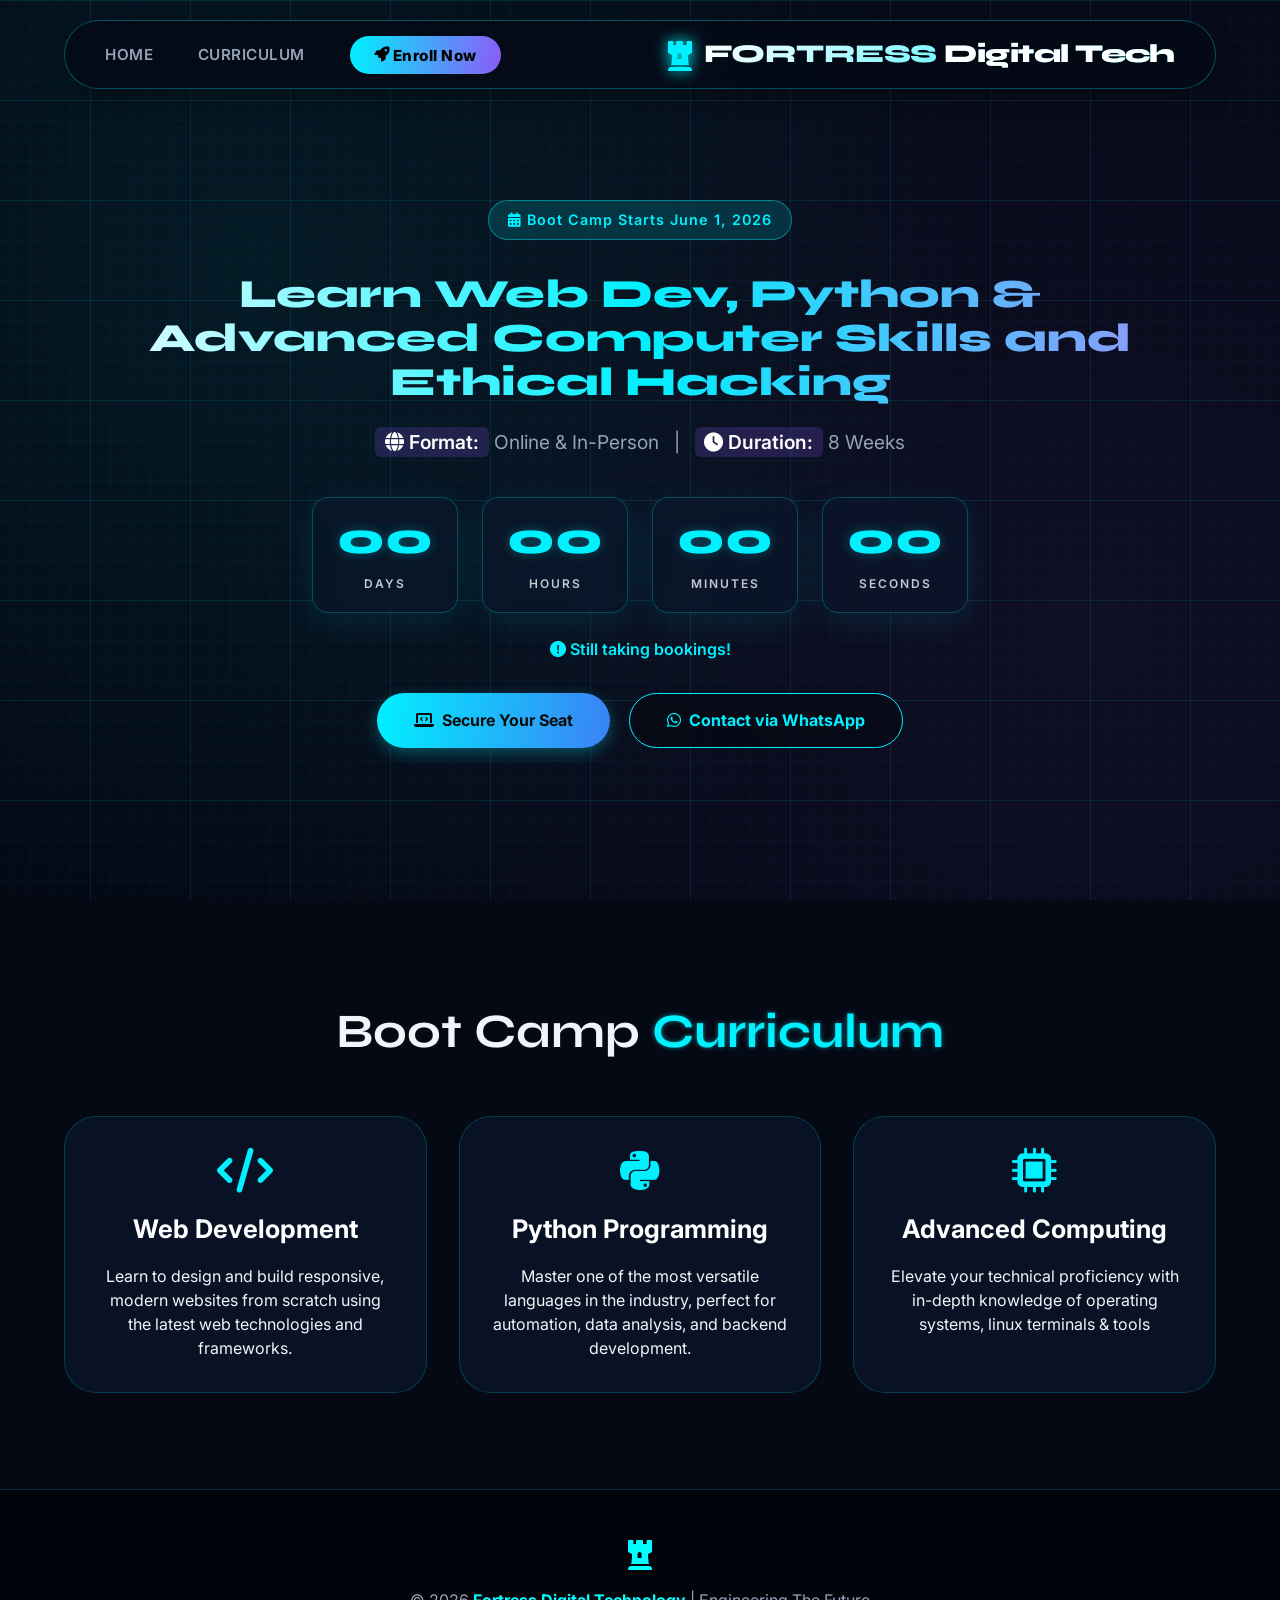
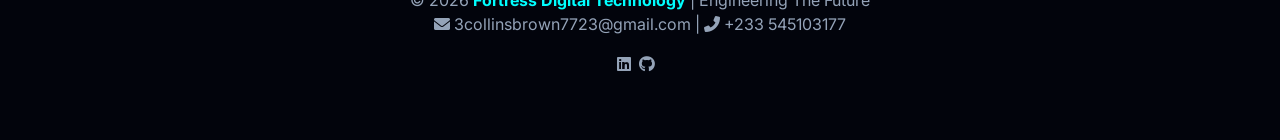
<file: cloudservices.html>
<!DOCTYPE html>
<html lang="en">
<head>
    <meta charset="UTF-8">
    <meta name="viewport" content="width=device-width, initial-scale=1.0, viewport-fit=cover">
    <title>Fortress Digital Technology | Boot Camp</title>
    
    <link rel="preconnect" href="https://fonts.googleapis.com">
    <link rel="preconnect" href="https://fonts.gstatic.com" crossorigin>
    <link rel="stylesheet" href="https://cdnjs.cloudflare.com/ajax/libs/font-awesome/6.0.0-beta3/css/all.min.css">
    <link href="https://fonts.googleapis.com/css2?family=Inter:wght@300;400;600;800&family=Syne:wght@600;800&display=swap" rel="stylesheet">
    
    <style>
        * {
            margin: 0;
            padding: 0;
            box-sizing: border-box;
        }

        :root {
            --deep-space: #050914;
            --cosmic-blue: #0a192f;
            --neon-cyan: #00f0ff;
            --neon-purple: #8b5cf6;
            --glow-blue: #3b82f6;
            --text-white: #f1f5f9;
            --text-dim: #94a3b8;
            --glass-bg: rgba(15, 25, 45, 0.65);
            --glass-border: rgba(0, 240, 255, 0.2);
            --transition: all 0.35s cubic-bezier(0.2, 0.9, 0.4, 1.1);
        }

        body {
            font-family: 'Inter', sans-serif;
            background: var(--deep-space);
            color: var(--text-white);
            overflow-x: hidden;
            line-height: 1.5;
        }

        /* ========= ENGINEERING SCHEMATIC BACKGROUND ========= */
        .engineering-bg {
            position: fixed;
            top: 0;
            left: 0;
            width: 100vw;
            height: 100vh;
            background-color: var(--deep-space);
            /* Technical Blueprint Grid */
            background-image: 
                linear-gradient(rgba(0, 240, 255, 0.03) 1px, transparent 1px),
                linear-gradient(90deg, rgba(0, 240, 255, 0.03) 1px, transparent 1px),
                linear-gradient(rgba(0, 240, 255, 0.08) 1px, transparent 1px),
                linear-gradient(90deg, rgba(0, 240, 255, 0.08) 1px, transparent 1px);
            /* Minor grid 20px, Major grid 100px */
            background-size: 20px 20px, 20px 20px, 100px 100px, 100px 100px;
            background-position: center center;
            z-index: -3;
        }

        /* animated gradient orbs to complement the grid */
        .bg-orb {
            position: fixed;
            top: 0;
            left: 0;
            width: 100%;
            height: 100%;
            background: radial-gradient(circle at 20% 30%, rgba(0, 240, 255, 0.08), transparent 60%),
                        radial-gradient(circle at 85% 70%, rgba(139, 92, 246, 0.08), transparent 70%);
            pointer-events: none;
            z-index: -2;
        }

        /* custom scroll */
        ::-webkit-scrollbar { width: 6px; }
        ::-webkit-scrollbar-track { background: #0a0f1a; }
        ::-webkit-scrollbar-thumb { background: var(--neon-cyan); border-radius: 10px; }

        /* ========= MODERN GLASS NAVIGATION ========= */
        .navbar {
            position: fixed;
            top: 20px;
            left: 50%;
            transform: translateX(-50%);
            width: 90%;
            max-width: 1300px;
            background: rgba(5, 9, 20, 0.75);
            backdrop-filter: blur(18px);
            border-radius: 60px;
            padding: 0.9rem 2.5rem;
            display: flex;
            justify-content: space-between;
            align-items: center;
            z-index: 1000;
            border: 1px solid rgba(0, 240, 255, 0.3);
            box-shadow: 0 10px 30px -10px rgba(0,0,0,0.5);
            transition: all 0.3s ease;
        }

        .navbar.scrolled {
            top: 0;
            border-radius: 0 0 30px 30px;
            width: 100%;
            background: rgba(5, 9, 20, 0.95);
            border-top: none;
        }

        .logo {
            display: flex;
            align-items: center;
            gap: 12px;
        }

        .logo-icon {
            font-size: 2rem;
            color: var(--neon-cyan);
            filter: drop-shadow(0 0 8px cyan);
        }

        .logo-text {
            font-family: 'Syne', sans-serif;
            font-weight: 800;
            font-size: 1.6rem;
            letter-spacing: -0.02em;
            background: linear-gradient(135deg, #fff, var(--neon-cyan));
            -webkit-background-clip: text;
            background-clip: text;
            color: transparent;
        }

        .nav-links {
            display: flex;
            gap: 2.8rem;
            list-style: none;
            align-items: center;
        }

        .nav-links a {
            text-decoration: none;
            color: var(--text-dim);
            font-weight: 600;
            font-size: 0.95rem;
            transition: var(--transition);
            letter-spacing: 0.5px;
            position: relative;
        }

        .nav-links a:hover {
            color: var(--neon-cyan);
        }

        .nav-links a::after {
            content: '';
            position: absolute;
            bottom: -6px;
            left: 0;
            width: 0%;
            height: 2px;
            background: var(--neon-cyan);
            transition: 0.3s;
        }

        .nav-links a:hover::after {
            width: 100%;
        }

        .nav-cta {
            background: linear-gradient(95deg, var(--neon-cyan), var(--neon-purple));
            padding: 0.6rem 1.5rem;
            border-radius: 40px;
            color: #010101 !important;
            font-weight: 800 !important;
        }

        .nav-cta:hover {
            transform: scale(1.05);
            box-shadow: 0 0 15px var(--neon-cyan);
            color: black !important;
        }

        .menu-btn {
            display: none;
            font-size: 1.8rem;
            background: none;
            border: none;
            color: var(--neon-cyan);
            cursor: pointer;
        }

        /* hero section — cinematic */
        .hero {
            min-height: 100vh;
            display: flex;
            align-items: center;
            justify-content: center;
            text-align: center;
            padding: 7rem 2rem 4rem;
            position: relative;
        }

        .hero-badge {
            background: rgba(0, 240, 255, 0.15);
            border: 1px solid rgba(0,240,255,0.4);
            border-radius: 100px;
            padding: 0.5rem 1.2rem;
            display: inline-block;
            font-size: 0.9rem;
            font-weight: 600;
            letter-spacing: 1px;
            margin-bottom: 2rem;
            backdrop-filter: blur(4px);
            color: var(--neon-cyan);
        }

        .hero h1 {
            font-family: 'Syne', sans-serif;
            font-size: 2.5rem;
            font-weight: 800;
            line-height: 1.1;
            background: linear-gradient(to right, #ffffff, var(--neon-cyan), #a78bfa);
            -webkit-background-clip: text;
            background-clip: text;
            color: transparent;
            margin-bottom: 1.5rem;
        }

        .hero p {
            font-size: 1.2rem;
            color: var(--text-dim);
            max-width: 650px;
            margin: 0 auto 1rem;
        }
        
        .hero-highlight {
            font-weight: 600;
            color: #fff;
            background: rgba(139, 92, 246, 0.2);
            padding: 0.2rem 0.6rem;
            border-radius: 6px;
        }

        /* ========= ANIMATED COUNTDOWN CLOCK STYLES ========= */
        .countdown-container {
            display: flex;
            justify-content: center;
            gap: 1.5rem;
            margin: 2.5rem 0 1.5rem 0;
            flex-wrap: wrap;
        }

        .countdown-box {
            background: rgba(10, 25, 47, 0.5);
            backdrop-filter: blur(10px);
            border: 1px solid rgba(0, 240, 255, 0.25);
            border-radius: 16px;
            padding: 1.2rem 1.5rem;
            min-width: 100px;
            box-shadow: 0 8px 32px 0 rgba(0, 240, 255, 0.1);
            display: flex;
            flex-direction: column;
            align-items: center;
            transition: var(--transition);
        }

        .countdown-box:hover {
            border-color: var(--neon-cyan);
            box-shadow: 0 8px 32px 0 rgba(0, 240, 255, 0.25);
            transform: translateY(-3px);
        }

        .countdown-number {
            font-family: 'Syne', sans-serif;
            font-size: 2.8rem;
            font-weight: 800;
            color: var(--neon-cyan);
            line-height: 1;
            text-shadow: 0 0 12px rgba(0, 240, 255, 0.3);
            display: inline-block;
        }

        .countdown-label {
            font-size: 0.75rem;
            text-transform: uppercase;
            letter-spacing: 2px;
            color: var(--text-white);
            margin-top: 0.8rem;
            font-weight: 600;
            opacity: 0.8;
        }

        /* The Animation Keyframes */
        @keyframes tickPulse {
            0% { transform: scale(1); text-shadow: 0 0 12px rgba(0, 240, 255, 0.3); }
            50% { transform: scale(1.15); color: #fff; text-shadow: 0 0 25px rgba(0, 240, 255, 0.9); }
            100% { transform: scale(1); text-shadow: 0 0 12px rgba(0, 240, 255, 0.3); }
        }

        .animate-tick {
            animation: tickPulse 0.3s ease-out;
        }
        /* =================================================== */

        .hero-buttons {
            display: flex;
            gap: 1.2rem;
            justify-content: center;
            flex-wrap: wrap;
            margin-top: 2rem;
        }

        .btn-primary {
            background: linear-gradient(95deg, #00f0ff, #3b82f6);
            padding: 0.9rem 2.3rem;
            border-radius: 40px;
            font-weight: 700;
            text-decoration: none;
            color: #0a0a0a;
            transition: 0.2s;
            border: none;
            font-size: 1rem;
            box-shadow: 0 5px 15px rgba(0,240,255,0.3);
            display: inline-flex;
            align-items: center;
            gap: 8px;
        }

        .btn-secondary {
            background: transparent;
            border: 1.5px solid var(--neon-cyan);
            padding: 0.9rem 2.3rem;
            border-radius: 40px;
            font-weight: 700;
            text-decoration: none;
            color: var(--neon-cyan);
            transition: 0.2s;
            display: inline-flex;
            align-items: center;
            gap: 8px;
            background: rgba(0, 0, 0, 0.3);
            backdrop-filter: blur(4px);
        }

        .btn-primary:hover {
            transform: translateY(-3px);
            box-shadow: 0 10px 25px rgba(0,240,255,0.5);
        }

        .btn-secondary:hover {
            background: rgba(0,240,255,0.2);
            transform: translateY(-3px);
        }

        /* sections */
        section {
            padding: 6rem 5%;
            max-width: 1400px;
            margin: 0 auto;
        }

        .section-title {
            font-family: 'Syne', sans-serif;
            font-size: 3rem;
            font-weight: 700;
            text-align: center;
            margin-bottom: 3rem;
        }

        .section-title span {
            color: var(--neon-cyan);
            text-shadow: 0 0 5px rgba(0,240,255,0.5);
        }

        .services-grid {
            display: grid;
            grid-template-columns: repeat(auto-fit, minmax(280px, 1fr));
            gap: 2rem;
            margin-top: 2rem;
        }

        .service-card {
            background: rgba(10, 25, 47, 0.6);
            backdrop-filter: blur(8px);
            border-radius: 2rem;
            padding: 2rem;
            transition: var(--transition);
            border: 1px solid rgba(0,240,255,0.2);
            text-align: center;
        }

        .service-card:hover {
            transform: translateY(-12px);
            border-color: var(--neon-cyan);
            box-shadow: 0 20px 35px -12px rgba(0,240,255,0.2);
        }

        .service-icon {
            font-size: 2.8rem;
            color: var(--neon-cyan);
            margin-bottom: 1rem;
        }

        .service-card h3 {
            font-size: 1.6rem;
            margin-bottom: 1rem;
            color: #fff;
        }

        footer {
            text-align: center;
            padding: 3rem;
            border-top: 1px solid rgba(0,240,255,0.2);
            background: #02040c;
            color: var(--text-dim);
            position: relative;
            z-index: 10;
        }

        .reveal {
            opacity: 0;
            transform: translateY(35px);
            transition: all 0.9s cubic-bezier(0.2, 0.9, 0.3, 1.2);
        }

        .reveal.active {
            opacity: 1;
            transform: translateY(0);
        }

        @media (max-width: 900px) {
            .navbar {
                width: 95%;
                padding: 0.8rem 1.5rem;
            }
            .nav-links {
                position: fixed;
                top: 0;
                right: -100%;
                height: 100vh;
                width: 70%;
                background: #050b18f2;
                backdrop-filter: blur(20px);
                flex-direction: column;
                justify-content: center;
                gap: 2rem;
                transition: 0.4s;
                border-left: 1px solid cyan;
                z-index: 999;
            }
            .nav-links.active {
                right: 0;
            }
            .menu-btn {
                display: block;
                z-index: 1001;
            }
            .hero h1 {
                font-size: 2.8rem;
            }
            .section-title {
                font-size: 2.2rem;
            }
        }

        @media (max-width: 550px) {
            .hero h1 { font-size: 2rem; }
            .countdown-container { gap: 0.8rem; }
            .countdown-box { padding: 0.8rem 1rem; min-width: 75px; border-radius: 12px; }
            .countdown-number { font-size: 2rem; }
            .countdown-label { font-size: 0.65rem; }
        }
    </style>
</head>
<body>

<!-- Technical Engineering Background Elements -->
<div class="engineering-bg"></div>
<div class="bg-orb"></div>

<nav class="navbar" id="navbar">
    <ul class="nav-links" id="navLinks">
        <li><a href="/profile">HOME</a></li>
        <li><a href="#curriculum">CURRICULUM</a></li>
        <li><a href="#enroll" class="nav-cta"><i class="fas fa-rocket"></i> Enroll Now</a></li>
    </ul>
    <div class="logo">
        <i class="fas fa-chess-rook logo-icon"></i>
        <span class="logo-text">FORTRESS<span style="color:white"> Digital Tech</span></span>
    </div>

    <button class="menu-btn" id="menuToggle"><i class="fas fa-bars"></i></button>
</nav>

<section id="home" class="hero">
    <div class="hero-content reveal">
        <div class="hero-badge"><i class="fas fa-calendar-alt"></i> Boot Camp Starts June 1, 2026</div>
        
        <h1>Learn Web Dev, Python & <br><span>Advanced Computer Skills and Ethical Hacking </span></h1>
        
     
        <p style="margin-top: 1.5rem;">
            <span class="hero-highlight"><i class="fas fa-globe"></i> Format:</span> Online & In-Person &nbsp;&nbsp;|&nbsp;&nbsp; 
            <span class="hero-highlight"><i class="fas fa-clock"></i> Duration:</span> 8 Weeks
        </p>

        <!-- ========= COUNTDOWN CLOCK HTML ========= -->
        <div class="countdown-container">
            <div class="countdown-box">
                <span id="days" class="countdown-number">00</span>
                <span class="countdown-label">Days</span>
            </div>
            <div class="countdown-box">
                <span id="hours" class="countdown-number">00</span>
                <span class="countdown-label">Hours</span>
            </div>
            <div class="countdown-box">
                <span id="minutes" class="countdown-number">00</span>
                <span class="countdown-label">Minutes</span>
            </div>
            <div class="countdown-box">
                <span id="seconds" class="countdown-number">00</span>
                <span class="countdown-label">Seconds</span>
            </div>
        </div>
        <!-- ======================================== -->

        <p style="color: var(--neon-cyan); font-weight: 600; font-size: 1rem; margin-top: 0.5rem;">
            <i class="fas fa-exclamation-circle"></i> Still taking bookings!
        </p>

        <div class="hero-buttons">
            <a href="mailto:3collinsbrown7723@gmail.com" class="btn-primary"><i class="fas fa-laptop-code"></i> Secure Your Seat</a>
            <a href="https://wa.me/233545103177" class="btn-secondary" target="_blank"><i class="fab fa-whatsapp"></i> Contact via WhatsApp</a>
        </div>
    </div>
</section>

<section id="curriculum">
    <h2 class="section-title">Boot Camp <span>Curriculum</span></h2>
    <div class="services-grid reveal">
        <div class="service-card">
            <i class="fas fa-code service-icon"></i>
            <h3>Web Development</h3>
            <p>Learn to design and build responsive, modern websites from scratch using the latest web technologies and frameworks.</p>
        </div>
        <div class="service-card">
            <i class="fab fa-python service-icon"></i>
            <h3>Python Programming</h3>
            <p>Master one of the most versatile languages in the industry, perfect for automation, data analysis, and backend development.</p>
        </div>
        <div class="service-card">
            <i class="fas fa-microchip service-icon"></i>
            <h3>Advanced Computing</h3>
            <p>Elevate your technical proficiency with in-depth knowledge of operating systems, linux terminals & tools</p>
        </div>
    </div>
</section>

<footer>
    <div style="margin-bottom: 1rem;">
        <i class="fas fa-chess-rook" style="font-size: 2rem; color: cyan;"></i>
        <p style="margin-top: 1rem;">&copy; 2026 <strong style="color:cyan;">Fortress Digital Technology</strong> | Engineering The Future</p>
        <p><i class="fas fa-envelope"></i> 3collinsbrown7723@gmail.com  |  <i class="fas fa-phone-alt"></i> +233 545103177</p>
        <div style="margin-top: 1rem; letter-spacing: 2px;">
            <i class="fab fa-linkedin"></i>  <i class="fab fa-github"></i>  <i class="fab fa-x-twitter"></i>
        </div>
    </div>
</footer>

<script>
    // INTERACTIVITY: SCROLL NAV, MOBILE MENU, REVEAL ANIMATIONS, SMOOTH SCROLL
    const navbar = document.getElementById('navbar');
    const menuBtn = document.getElementById('menuToggle');
    const navLinks = document.getElementById('navLinks');
    
    window.addEventListener('scroll', () => {
        if (window.scrollY > 50) {
            navbar.classList.add('scrolled');
        } else {
            navbar.classList.remove('scrolled');
        }
    });

    menuBtn.addEventListener('click', () => {
        navLinks.classList.toggle('active');
        const icon = menuBtn.querySelector('i');
        if (navLinks.classList.contains('active')) {
            icon.classList.remove('fa-bars');
            icon.classList.add('fa-times');
        } else {
            icon.classList.remove('fa-times');
            icon.classList.add('fa-bars');
        }
    });

    document.querySelectorAll('.nav-links a').forEach(link => {
        link.addEventListener('click', () => {
            navLinks.classList.remove('active');
            const icon = menuBtn.querySelector('i');
            icon.classList.remove('fa-times');
            icon.classList.add('fa-bars');
        });
    });

    document.querySelectorAll('a[href^="#"]').forEach(anchor => {
        anchor.addEventListener('click', function(e) {
            e.preventDefault();
            const targetId = this.getAttribute('href');
            if (targetId === "#") return;
            const target = document.querySelector(targetId);
            if (target) {
                const offset = 90;
                const elementPos = target.getBoundingClientRect().top + window.scrollY;
                window.scrollTo({ top: elementPos - offset, behavior: 'smooth' });
            }
        });
    });

    const reveals = document.querySelectorAll('.reveal');
    const observer = new IntersectionObserver((entries) => {
        entries.forEach(entry => {
            if (entry.isIntersecting) {
                entry.target.classList.add('active');
                observer.unobserve(entry.target);
            }
        });
    }, { threshold: 0.1, rootMargin: "0px 0px -30px 0px" });
    reveals.forEach(el => observer.observe(el));


    // ========= ANIMATED COUNTDOWN CLOCK LOGIC =========
    const countDownDate = new Date("June 1, 2026 00:00:00").getTime();
    
    // Helper function to animate numbers when they change
    function updateAndAnimate(id, newValue) {
        const element = document.getElementById(id);
        if (element.innerHTML !== newValue) {
            element.innerHTML = newValue;
            
            // Remove the class, trigger a reflow, and add it back to restart the CSS animation
            element.classList.remove('animate-tick');
            void element.offsetWidth; 
            element.classList.add('animate-tick');
        }
    }

    const countdownTimer = setInterval(function() {
        const now = new Date().getTime();
        const distance = countDownDate - now;

        const days = Math.floor(distance / (1000 * 60 * 60 * 24));
        const hours = Math.floor((distance % (1000 * 60 * 60 * 24)) / (1000 * 60 * 60));
        const minutes = Math.floor((distance % (1000 * 60 * 60)) / (1000 * 60));
        const seconds = Math.floor((distance % (1000 * 60)) / 1000);

        // Format to always show 2 digits and trigger the pop animation
        updateAndAnimate("days", days.toString().padStart(2, '0'));
        updateAndAnimate("hours", hours.toString().padStart(2, '0'));
        updateAndAnimate("minutes", minutes.toString().padStart(2, '0'));
        updateAndAnimate("seconds", seconds.toString().padStart(2, '0'));

        if (distance < 0) {
            clearInterval(countdownTimer);
            document.getElementById("days").innerHTML = "00";
            document.getElementById("hours").innerHTML = "00";
            document.getElementById("minutes").innerHTML = "00";
            document.getElementById("seconds").innerHTML = "00";
        }
    }, 1000);

    console.log("⚡ Fortress Next-Gen Interface — Operational");
</script>
</body>
</html>
</file>
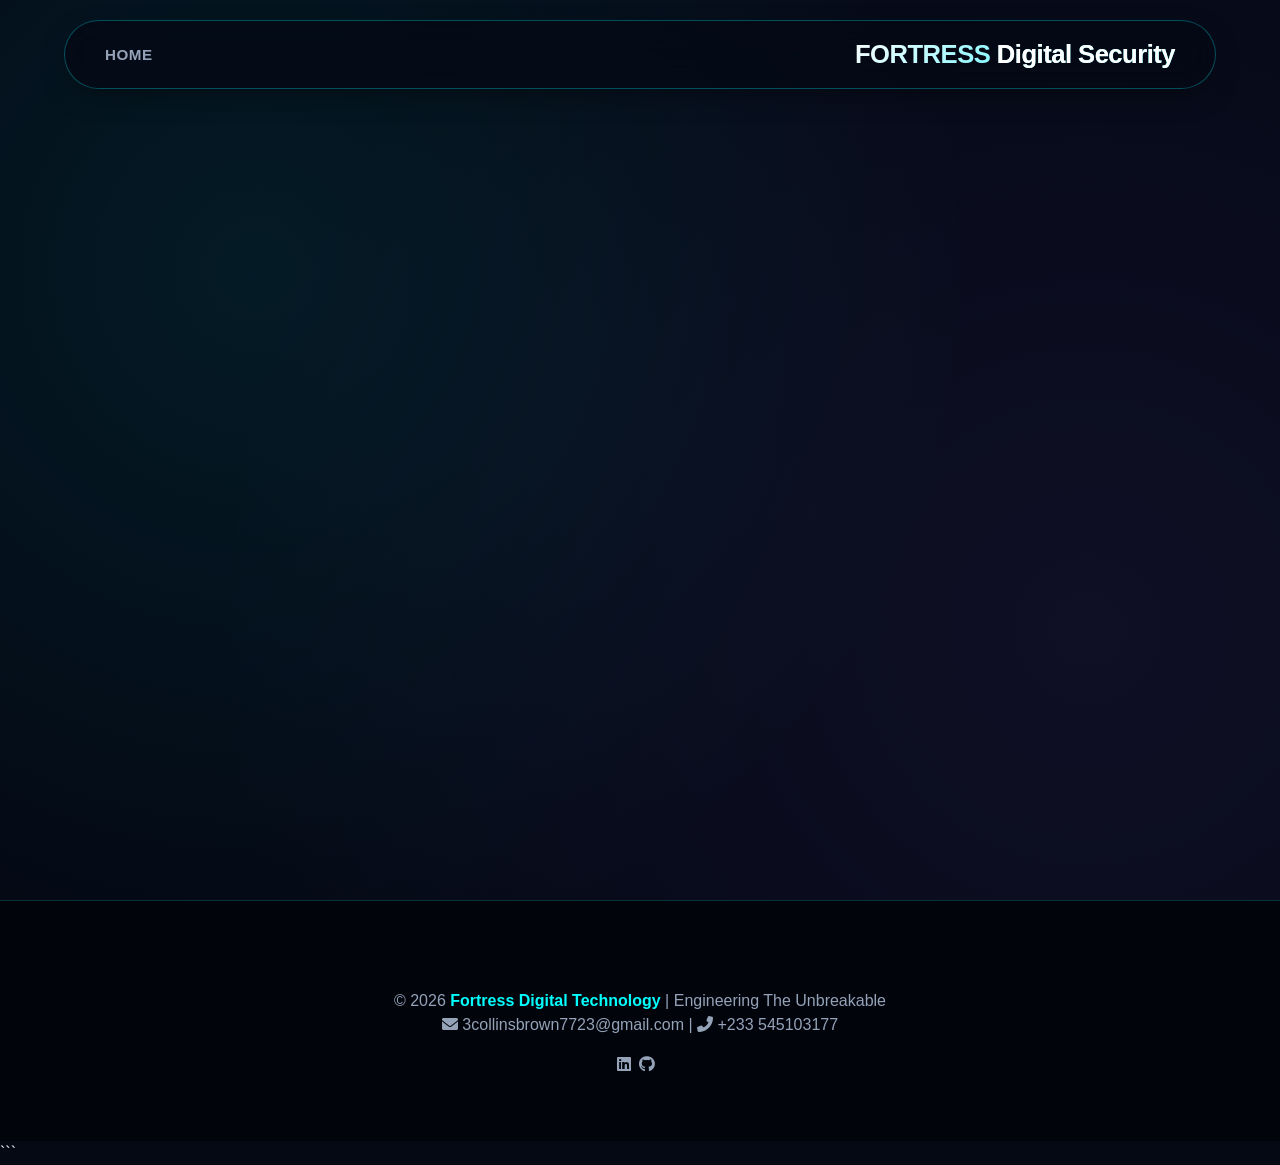
<file: cyber.html>
<!DOCTYPE html>
<html lang="en">
<head>
    <meta charset="UTF-8">
    <meta name="viewport" content="width=device-width, initial-scale=1.0, viewport-fit=cover">
    <title>Fortress Digital | Engineering the Future with AI & Telecom</title>
    
    <!-- Google Fonts + Font Awesome 6 (Free) -->
    <link rel="preconnect" href="https://fonts.googleapis.com">
    <link rel="preconnect" href="https://fonts.gstatic.com" crossorigin>
    <link rel="stylesheet" href="https://cdnjs.cloudflare.com/ajax/libs/font-awesome/6.0.0-beta3/css/all.min.css">
    
    <style>
        * {
            margin: 0;
            padding: 0;
            box-sizing: border-box;
        }

        :root {
            --deep-space: #050914;
            --cosmic-blue: #0a192f;
            --neon-cyan: #00f0ff;
            --neon-purple: #8b5cf6;
            --glow-blue: #3b82f6;
            --text-white: #f1f5f9;
            --text-dim: #94a3b8;
            --glass-bg: rgba(15, 25, 45, 0.65);
            --glass-border: rgba(0, 240, 255, 0.2);
            --transition: all 0.35s cubic-bezier(0.2, 0.9, 0.4, 1.1);
        }

        body {
            font-family: 'Inter', sans-serif;
            background: var(--deep-space);
            color: var(--text-white);
            overflow-x: hidden;
            line-height: 1.5;
        }

        /* animated grid background */
        .bg-orb {
            position: fixed;
            top: 0;
            left: 0;
            width: 100%;
            height: 100%;
            background: radial-gradient(circle at 20% 30%, rgba(0, 240, 255, 0.08), transparent 60%),
                        radial-gradient(circle at 85% 70%, rgba(139, 92, 246, 0.08), transparent 70%);
            pointer-events: none;
            z-index: -2;
        }

        /* custom scroll */
        ::-webkit-scrollbar { width: 6px; }
        ::-webkit-scrollbar-track { background: #0a0f1a; }
        ::-webkit-scrollbar-thumb { background: var(--neon-cyan); border-radius: 10px; }

        /* ========= MODERN GLASS NAVIGATION ========= */
        .navbar {
            position: fixed;
            top: 20px;
            left: 50%;
            transform: translateX(-50%);
            width: 90%;
            max-width: 1300px;
            background: rgba(5, 9, 20, 0.75);
            backdrop-filter: blur(18px);
            border-radius: 60px;
            padding: 0.9rem 2.5rem;
            display: flex;
            justify-content: space-between;
            align-items: center;
            z-index: 1000;
            border: 1px solid rgba(0, 240, 255, 0.3);
            box-shadow: 0 10px 30px -10px rgba(0,0,0,0.5);
            transition: all 0.3s ease;
        }

        .navbar.scrolled {
            top: 0;
            border-radius: 0 0 30px 30px;
            width: 100%;
            background: rgba(5, 9, 20, 0.95);
            border-top: none;
        }

        .logo {
            display: flex;
            align-items: center;
            gap: 12px;
        }

        .logo-icon {
            font-size: 2rem;
            color: var(--neon-cyan);
            filter: drop-shadow(0 0 8px cyan);
        }

        .logo-text {
            font-family: 'Syne', sans-serif;
            font-weight: 800;
            font-size: 1.6rem;
            letter-spacing: -0.02em;
            background: linear-gradient(135deg, #fff, var(--neon-cyan));
            -webkit-background-clip: text;
            background-clip: text;
            color: transparent;
        }

        .nav-links {
            display: flex;
            gap: 2.8rem;
            list-style: none;
            align-items: center;
        }

        .nav-links a {
            text-decoration: none;
            color: var(--text-dim);
            font-weight: 600;
            font-size: 0.95rem;
            transition: var(--transition);
            letter-spacing: 0.5px;
            position: relative;
        }

        .nav-links a:hover {
            color: var(--neon-cyan);
        }

        .nav-links a::after {
            content: '';
            position: absolute;
            bottom: -6px;
            left: 0;
            width: 0%;
            height: 2px;
            background: var(--neon-cyan);
            transition: 0.3s;
        }

        .nav-links a:hover::after {
            width: 100%;
        }

        .nav-cta {
            background: linear-gradient(95deg, var(--neon-cyan), var(--neon-purple));
            padding: 0.6rem 1.5rem;
            border-radius: 40px;
            color: #010101 !important;
            font-weight: 800 !important;
        }

        .nav-cta:hover {
            transform: scale(1.05);
            box-shadow: 0 0 15px var(--neon-cyan);
            color: black !important;
        }

        .menu-btn {
            display: none;
            font-size: 1.8rem;
            background: none;
            border: none;
            color: var(--neon-cyan);
            cursor: pointer;
        }

        /* hero section — cinematic */
        .hero {
            min-height: 100vh;
            display: flex;
            align-items: center;
            justify-content: center;
            text-align: center;
            padding: 7rem 2rem 4rem;
            position: relative;
        }

        .hero-badge {
            background: rgba(0, 240, 255, 0.15);
            border: 1px solid rgba(0,240,255,0.4);
            border-radius: 100px;
            padding: 0.4rem 1rem;
            display: inline-block;
            font-size: 0.8rem;
            font-weight: 600;
            letter-spacing: 1px;
            margin-bottom: 2rem;
            backdrop-filter: blur(4px);
        }

        .hero h1 {
            font-family: 'Syne', sans-serif;
            font-size: 5rem;
            font-weight: 800;
            line-height: 1.1;
            background: linear-gradient(to right, #ffffff, var(--neon-cyan), #a78bfa);
            -webkit-background-clip: text;
            background-clip: text;
            color: transparent;
            margin-bottom: 1.5rem;
        }

        .hero p {
            font-size: 1.2rem;
            color: var(--text-dim);
            max-width: 650px;
            margin: 0 auto 2rem;
        }

        .hero-buttons {
            display: flex;
            gap: 1.2rem;
            justify-content: center;
            flex-wrap: wrap;
        }

        .btn-primary {
            background: linear-gradient(95deg, #00f0ff, #3b82f6);
            padding: 0.9rem 2.3rem;
            border-radius: 40px;
            font-weight: 700;
            text-decoration: none;
            color: #0a0a0a;
            transition: 0.2s;
            border: none;
            font-size: 1rem;
            box-shadow: 0 5px 15px rgba(0,240,255,0.3);
        }

        .btn-secondary {
            background: transparent;
            border: 1.5px solid var(--neon-cyan);
            padding: 0.9rem 2.3rem;
            border-radius: 40px;
            font-weight: 700;
            text-decoration: none;
            color: var(--neon-cyan);
            transition: 0.2s;
        }

        .btn-primary:hover {
            transform: translateY(-3px);
            box-shadow: 0 10px 25px rgba(0,240,255,0.5);
        }

        .btn-secondary:hover {
            background: rgba(0,240,255,0.1);
            transform: translateY(-3px);
        }

        /* sections */
        section {
            padding: 6rem 5%;
            max-width: 1400px;
            margin: 0 auto;
        }

        .section-title {
            font-family: 'Syne', sans-serif;
            font-size: 3rem;
            font-weight: 700;
            text-align: center;
            margin-bottom: 3rem;
        }

        .section-title span {
            color: var(--neon-cyan);
            text-shadow: 0 0 5px rgba(0,240,255,0.5);
        }

        /* about modern grid */
        .about-grid {
            display: grid;
            grid-template-columns: 1fr 1fr;
            gap: 4rem;
            background: var(--glass-bg);
            backdrop-filter: blur(12px);
            border-radius: 2rem;
            padding: 3rem;
            border: 1px solid var(--glass-border);
        }

        .about-stats {
            display: flex;
            gap: 2rem;
            margin-top: 2rem;
        }

        .stat {
            background: rgba(0,0,0,0.5);
            padding: 1rem;
            border-radius: 1rem;
            text-align: center;
            flex: 1;
            border-left: 3px solid var(--neon-cyan);
        }

        .stat h4 {
            font-size: 2rem;
            color: var(--neon-cyan);
        }

        /* service cards premium */
        .services-grid {
            display: grid;
            grid-template-columns: repeat(auto-fit, minmax(280px, 1fr));
            gap: 2rem;
            margin-top: 2rem;
        }

        .service-card {
            background: rgba(10, 25, 47, 0.6);
            backdrop-filter: blur(8px);
            border-radius: 2rem;
            padding: 2rem;
            transition: var(--transition);
            border: 1px solid rgba(0,240,255,0.2);
        }

        .service-card:hover {
            transform: translateY(-12px);
            border-color: var(--neon-cyan);
            box-shadow: 0 20px 35px -12px rgba(0,240,255,0.2);
        }

        .service-icon {
            font-size: 2.8rem;
            color: var(--neon-cyan);
            margin-bottom: 1rem;
        }

        .service-card h3 {
            font-size: 1.6rem;
            margin-bottom: 1rem;
        }

        /* work order form - elevated */
        .form-wrapper {
            background: radial-gradient(circle at 10% 30%, rgba(0,240,255,0.08), transparent);
            border-radius: 2.5rem;
            padding: 3rem;
            border: 1px solid rgba(0,240,255,0.3);
            max-width: 800px;
            margin: 0 auto;
        }

        .input-group {
            margin-bottom: 1.8rem;
        }

        .input-group label {
            display: block;
            margin-bottom: 0.6rem;
            font-weight: 600;
            color: var(--neon-cyan);
        }

        .input-group input, .input-group select, .input-group textarea {
            width: 100%;
            padding: 1rem 1.2rem;
            background: rgba(0,0,0,0.5);
            border: 1px solid rgba(255,255,255,0.15);
            border-radius: 1.2rem;
            color: white;
            font-size: 1rem;
            transition: 0.2s;
        }

        .input-group input:focus, .input-group select:focus, .input-group textarea:focus {
            outline: none;
            border-color: var(--neon-cyan);
            box-shadow: 0 0 12px rgba(0,240,255,0.3);
        }

        button[type="submit"] {
            background: linear-gradient(95deg, #00f0ff, #3b82f6);
            width: 100%;
            padding: 1rem;
            border: none;
            border-radius: 2rem;
            font-weight: 800;
            font-size: 1.1rem;
            cursor: pointer;
            transition: 0.2s;
        }

        /* footer */
        footer {
            text-align: center;
            padding: 3rem;
            border-top: 1px solid rgba(0,240,255,0.2);
            background: #02040c;
            color: var(--text-dim);
        }

        /* animation reveal */
        .reveal {
            opacity: 0;
            transform: translateY(35px);
            transition: all 0.9s cubic-bezier(0.2, 0.9, 0.3, 1.2);
        }

        .reveal.active {
            opacity: 1;
            transform: translateY(0);
        }

        /* responsive */
        @media (max-width: 900px) {
            .navbar {
                width: 95%;
                padding: 0.8rem 1.5rem;
            }
            .nav-links {
                position: fixed;
                top: 0;
                right: -100%;
                height: 100vh;
                width: 70%;
                background: #050b18f2;
                backdrop-filter: blur(20px);
                flex-direction: column;
                justify-content: center;
                gap: 2rem;
                transition: 0.4s;
                border-left: 1px solid cyan;
                z-index: 999;
            }
            .nav-links.active {
                right: 0;
            }
            .menu-btn {
                display: block;
                z-index: 1001;
            }
            .hero h1 {
                font-size: 2.8rem;
            }
            .about-grid {
                grid-template-columns: 1fr;
                padding: 1.5rem;
            }
            .section-title {
                font-size: 2.2rem;
            }
        }

        @media (max-width: 550px) {
            .hero h1 { font-size: 2rem; }
        }
    </style>
</head>
<body>

<div class="bg-orb"></div>

<!-- MODERN NAVIGATION BAR (COMPLETE REDESIGN) -->
<nav class="navbar" id="navbar">
        <ul class="nav-links" id="navLinks">
        <li><a href="/index.html">HOME</a></li>
        <!-- <li><a href="/index.html/about">STORY</a></li>
        <li><a href="#services">CAPABILITIES</a></li>
        <li><a href="#workorder" class="nav-cta"><i class="fas fa-rocket"></i>Work Request</a></li> -->
    </ul>
    <div class="logo">
        <i class="fas fa-shield-halos logo-icon"></i>
        <span class="logo-text">FORTRESS<span style="color:white"> Digital Security</span></span>
    </div>

    <button class="menu-btn" id="menuToggle"><i class="fas fa-bars"></i></button>
</nav>

<!-- HERO / HOME SECTION -->
<section id="home" class="hero">
    <div class="hero-content reveal">
        <!--  text goes here-->
    </div>
</section>



<!-- FOOTER -->
<footer>
    <div style="margin-bottom: 1rem;">
        <i class="fas fa-shield-halos" style="font-size: 2rem; color: cyan;"></i>
        <p style="margin-top: 1rem;">&copy; 2026 <strong style="color:cyan;">Fortress Digital Technology</strong> | Engineering The Unbreakable</p>
        <p><i class="fas fa-envelope"></i> 3collinsbrown7723@gmail.com  |  <i class="fas fa-phone-alt"></i> +233 545103177</p>
        <div style="margin-top: 1rem; letter-spacing: 2px;">
            <i class="fab fa-linkedin"></i>  <i class="fab fa-github"></i>  <i class="fab fa-x-twitter"></i>
        </div>
    </div>
</footer>

<script>
    // INTERACTIVITY: SCROLL NAV, MOBILE MENU, REVEAL ANIMATIONS, SMOOTH SCROLL
    const navbar = document.getElementById('navbar');
    const menuBtn = document.getElementById('menuToggle');
    const navLinks = document.getElementById('navLinks');
    
    window.addEventListener('scroll', () => {
        if (window.scrollY > 50) {
            navbar.classList.add('scrolled');
        } else {
            navbar.classList.remove('scrolled');
        }
    });

    menuBtn.addEventListener('click', () => {
        navLinks.classList.toggle('active');
        const icon = menuBtn.querySelector('i');
        if (navLinks.classList.contains('active')) {
            icon.classList.remove('fa-bars');
            icon.classList.add('fa-times');
        } else {
            icon.classList.remove('fa-times');
            icon.classList.add('fa-bars');
        }
    });

    document.querySelectorAll('.nav-links a').forEach(link => {
        link.addEventListener('click', () => {
            navLinks.classList.remove('active');
            const icon = menuBtn.querySelector('i');
            icon.classList.remove('fa-times');
            icon.classList.add('fa-bars');
        });
    });

    // SMOOTH SCROLL WITH OFFSET FOR FIXED NAV
    document.querySelectorAll('a[href^="#"]').forEach(anchor => {
        anchor.addEventListener('click', function(e) {
            e.preventDefault();
            const targetId = this.getAttribute('href');
            if (targetId === "#") return;
            const target = document.querySelector(targetId);
            if (target) {
                const offset = 90;
                const elementPos = target.getBoundingClientRect().top + window.scrollY;
                window.scrollTo({ top: elementPos - offset, behavior: 'smooth' });
            }
        });
    });

    // REVEAL ANIMATION ON SCROLL (Intersection Observer)
    const reveals = document.querySelectorAll('.reveal');
    const observer = new IntersectionObserver((entries) => {
        entries.forEach(entry => {
            if (entry.isIntersecting) {
                entry.target.classList.add('active');
                observer.unobserve(entry.target);
            }
        });
    }, { threshold: 0.1, rootMargin: "0px 0px -30px 0px" });
    reveals.forEach(el => observer.observe(el));

    // LIVE YEAR UPDATE IN FOOTER? not needed but subtle
    console.log("⚡ Fortress Next-Gen Interface — Operational");
</script>
</body>
</html>
```
</file>
